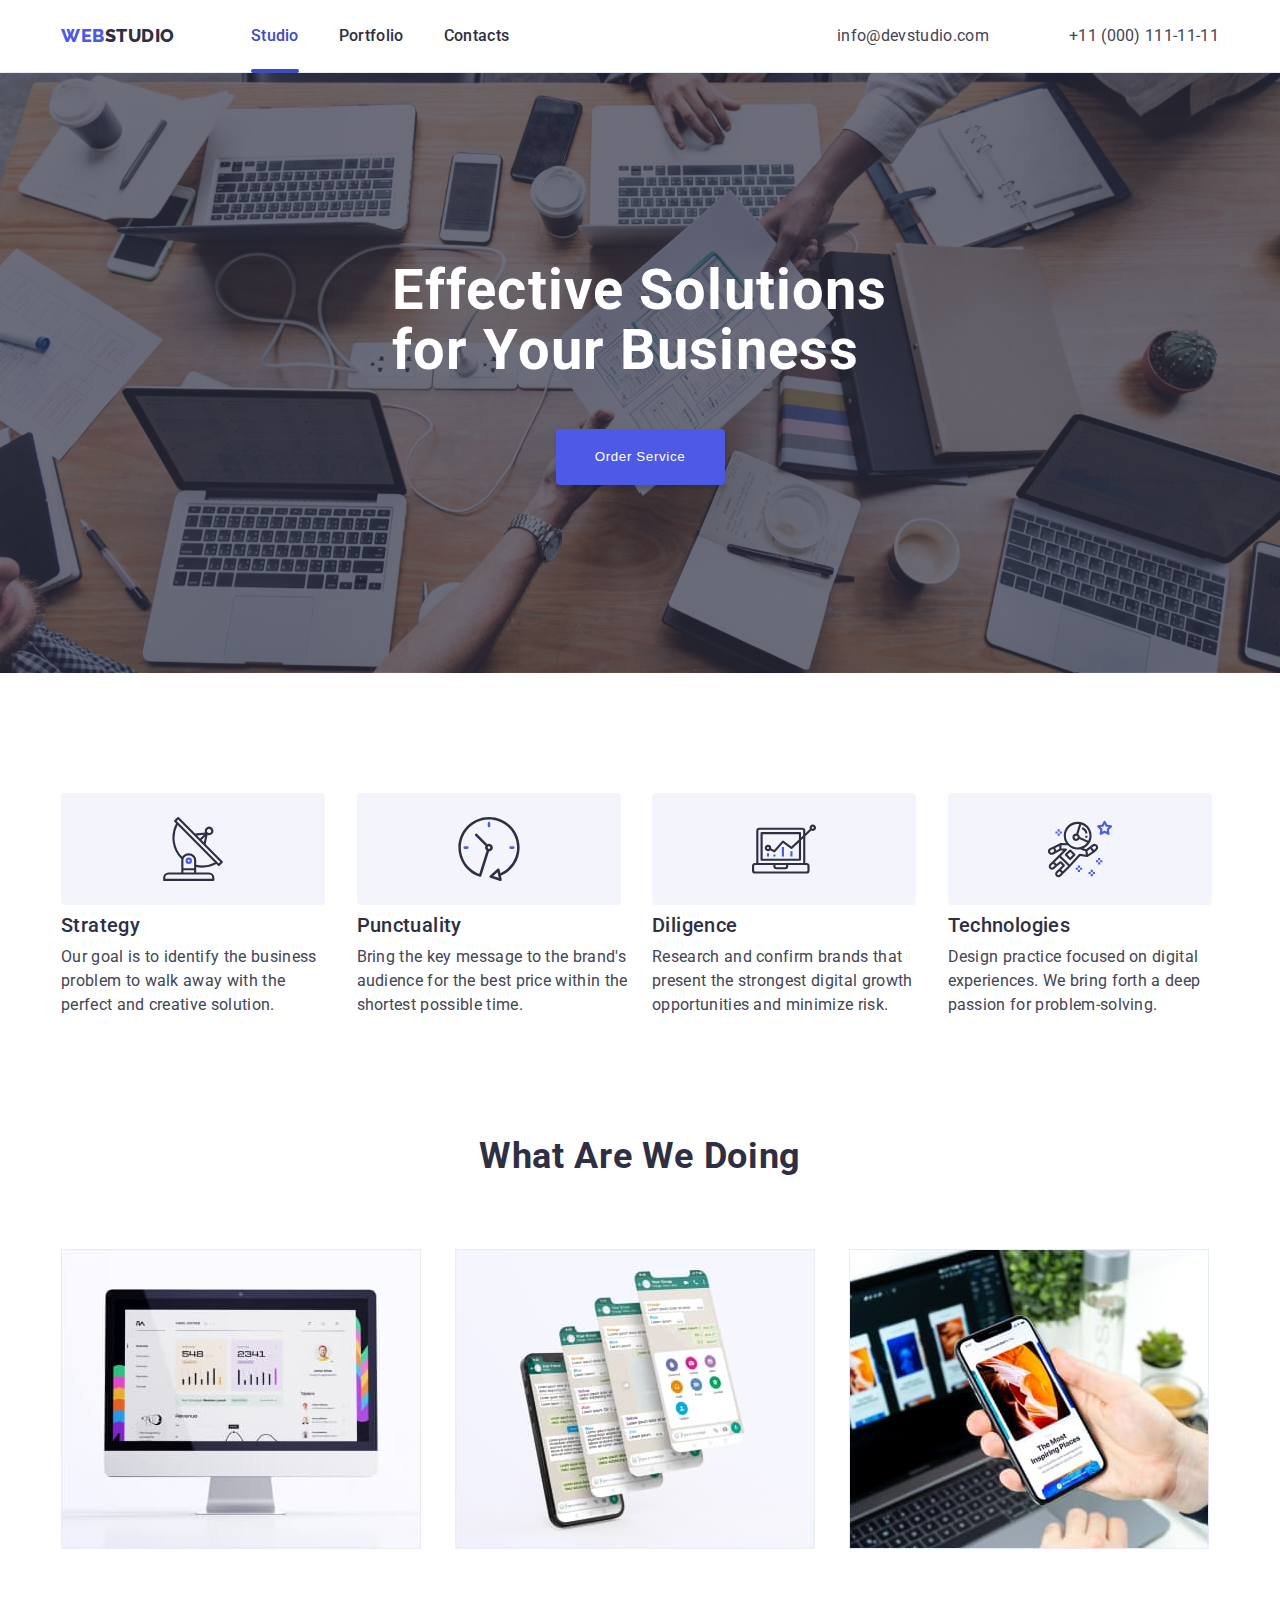
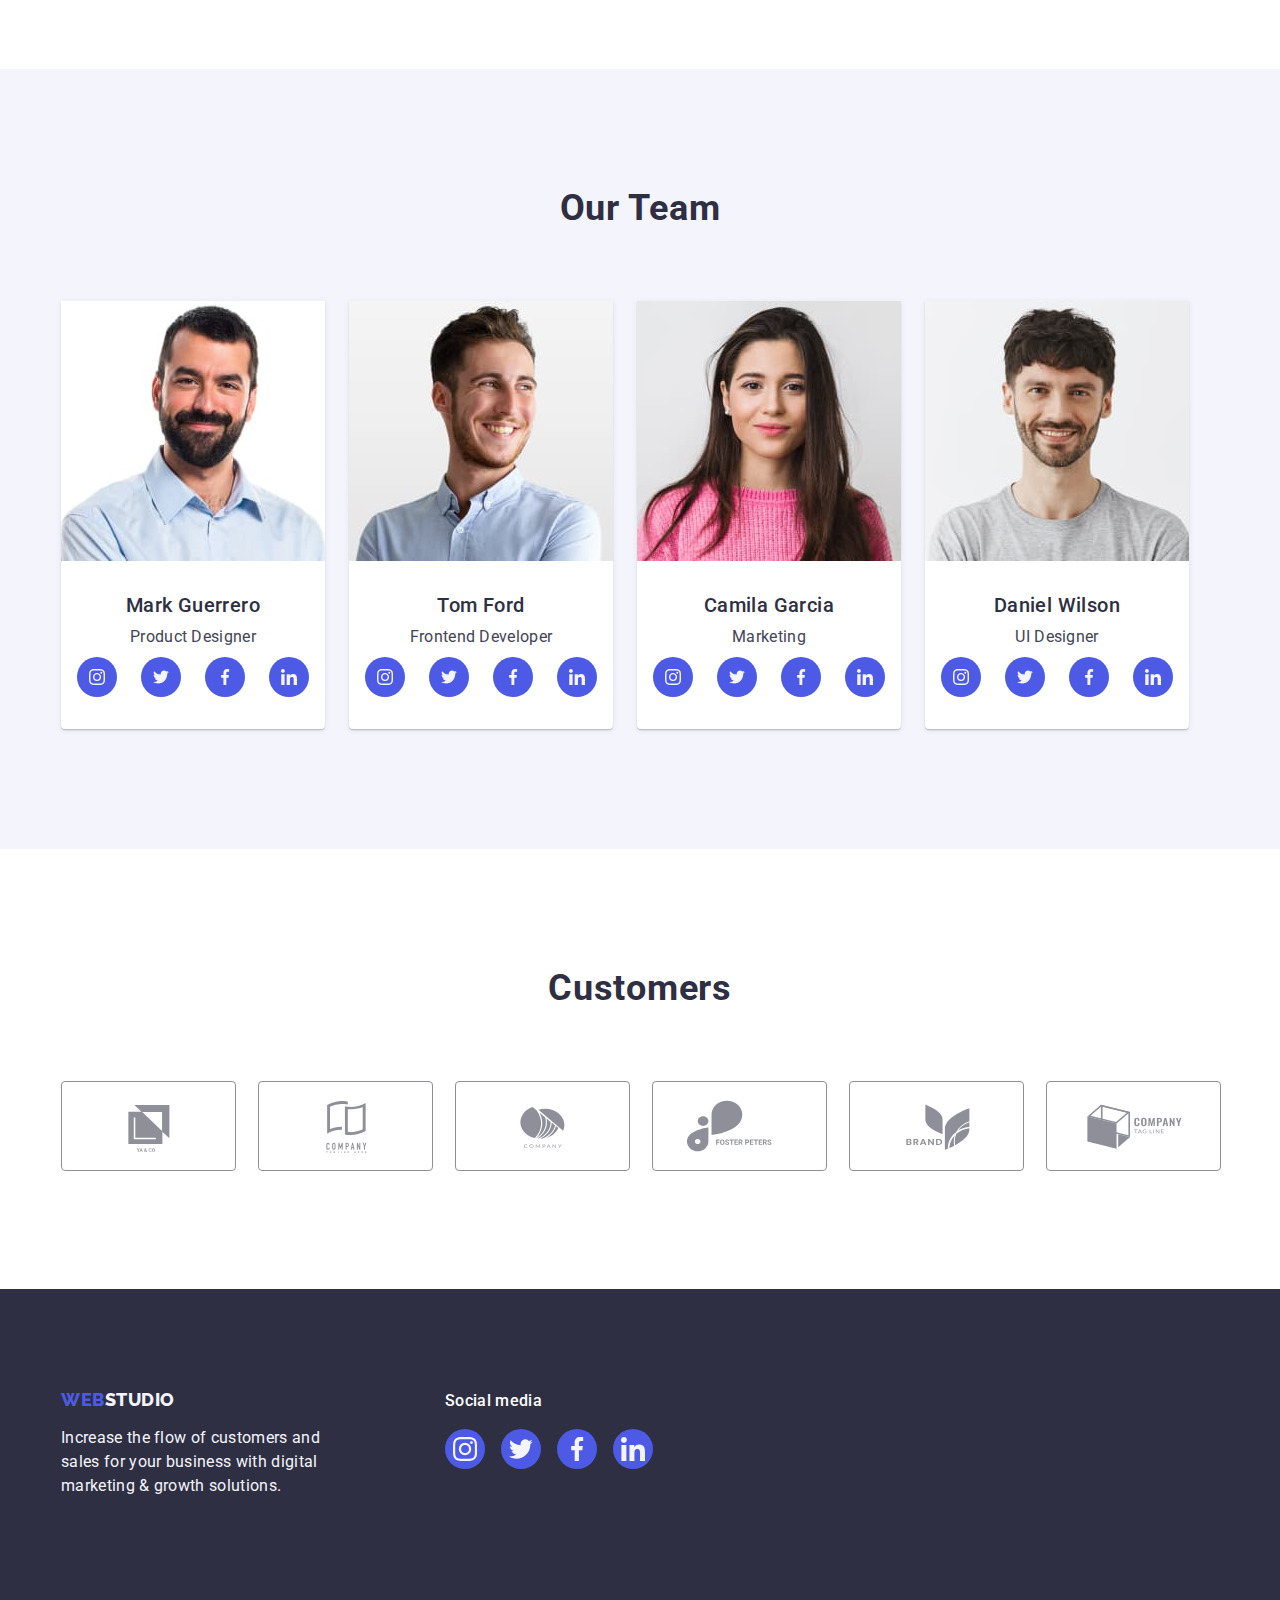
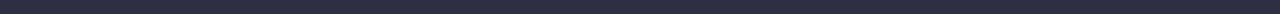
<file: index.html>
<!DOCTYPE html>
<html lang="en">
  <head>
    <meta charset="UTF-8" />
    <meta name="viewport" content="width=device-width, initial-scale=1.0" />
    <title>Студія</title>
    <link rel="preconnect" href="https://fonts.googleapis.com" />
    <link rel="preconnect" href="https://fonts.gstatic.com" crossorigin />
    <link
      href="https://fonts.googleapis.com/css2?family=Raleway:wght@800&family=Roboto:wght@400;500;700;900&display=swap"
      rel="stylesheet"
    />
    <link
      rel="stylesheet"
      href="https://cdnjs.cloudflare.com/ajax/libs/modern-normalize/2.0.0/modern-normalize.min.css"
      integrity="sha512-4xo8blKMVCiXpTaLzQSLSw3KFOVPWhm/TRtuPVc4WG6kUgjH6J03IBuG7JZPkcWMxJ5huwaBpOpnwYElP/m6wg=="
      crossorigin="anonymous"
      referrerpolicy="no-referrer"
    />
    <link rel="stylesheet" href="./css/style.css" />
  </head>
  <body>
    <header class="header">
      <div class="navigation container">
        <nav class="nav">
          <a href="./index.html" class="logo link"
            >Web<span class="span">Studio</span></a
          >
          <ul class="list nav-ul">
            <li>
              <a class="active link li-items" href="./index.html">Studio</a>
            </li>
            <li>
              <a class="link li-items" href="./portfolio.html">Portfolio</a>
            </li>
            <li>
              <a class="link li-items" href="">Contacts</a>
            </li>
          </ul>
        </nav>
        <address class="address">
          <ul class="list address-ul">
            <li>
              <a class="link address-link" href="mailto:info@devstudio.com"
                >info@devstudio.com</a
              >
            </li>
            <li>
              <a class="link address-link" href="tel:+110001111111"
                >+11 (000) 111-11-11</a
              >
            </li>
          </ul>
        </address>
      </div>
    </header>

    <main>
      <section class="solutions">
        <div class="container">
          <h1 class="solutions-title">Effective Solutions for Your Business</h1>
          <button data-modal-open type="button" class="button-order">
            Order Service
          </button>
        </div>
      </section>

      <section class="items section">
        <div class="container">
          <h2 class="visually-hidden">Items</h2>
          <ul class="list items-ul">
            <li class="items-section-list">
              <div class="icons-svg">
                <svg class="icon" width="64" height="64">
                  <use href="./images/icons.svg#icon-antenna"></use>
                </svg>
              </div>
              <h3 class="li-title">Strategy</h3>
              <p class="li-par">
                Our goal is to identify the business problem to walk away with
                the perfect and creative solution.
              </p>
            </li>
            <li class="items-section-list">
              <div class="icons-svg">
                <svg class="icon" width="64" height="64">
                  <use href="./images/icons.svg#icon-clock"></use>
                </svg>
              </div>
              <h3 class="li-title">Punctuality</h3>
              <p class="li-par">
                Bring the key message to the brand's audience for the best price
                within the shortest possible time.
              </p>
            </li>
            <li class="items-section-list">
              <div class="icons-svg">
                <svg class="icon" width="64" height="64">
                  <use href="./images/icons.svg#icon-diagram"></use>
                </svg>
              </div>
              <h3 class="li-title">Diligence</h3>
              <p class="li-par">
                Research and confirm brands that present the strongest digital
                growth opportunities and minimize risk.
              </p>
            </li>
            <li class="items-section-list">
              <div class="icons-svg">
                <svg class="icon" width="64" height="64">
                  <use href="./images/icons.svg#icon-astronaut"></use>
                </svg>
              </div>
              <h3 class="li-title">Technologies</h3>
              <p class="li-par">
                Design practice focused on digital experiences. We bring forth a
                deep passion for problem-solving.
              </p>
            </li>
          </ul>
        </div>
      </section>

      <section class="doing section">
        <div class="container">
          <h2 class="title">What are we doing</h2>
          <ul class="list doing-ul">
            <li class="doing-li">
              <img
                src="./images/websites.jpg"
                width="360"
                height="300"
                alt="websites"
              />
            </li>
            <li class="doing-li">
              <img
                src="./images/applictions.jpg"
                width="360"
                height="300"
                alt="applications"
              />
            </li>
            <li class="doing-li">
              <img
                src="./images/design.jpg"
                width="360"
                height="300"
                alt="design"
              />
            </li>
          </ul>
        </div>
      </section>

      <section class="team section">
        <div class="container">
          <h2 class="title">Our Team</h2>
          <ul class="list team-ul">
            <li class="team-items">
              <img
                src="./images/mark_guerrero.jpg"
                width="264"
                height="260"
                alt="Mark Guerrero"
              />
              <div class="card-text">
                <h3 class="li-title">Mark Guerrero</h3>
                <p class="li-par">Product Designer</p>

                <ul class="social-links list">
                  <li class="social-icons">
                    <a
                      href="https://www.instagram.com/"
                      target="_blank"
                      class="link card-link"
                    >
                      <svg class="svg-icons" width="16" height="16">
                        <use
                          class="use-team"
                          href="./images/icons.svg#icon-instagram"
                        ></use>
                      </svg>
                    </a>
                  </li>
                  <li class="social-icons">
                    <a
                      href="https://www.twitter.com/"
                      target="_blank"
                      class="link card-link"
                    >
                      <svg class="svg-icons" width="16" height="16">
                        <use
                          class="use-team"
                          href="./images/icons.svg#icon-twitter"
                        ></use>
                      </svg>
                    </a>
                  </li>
                  <li class="social-icons">
                    <a
                      href="https://www.facebook.com/"
                      target="_blank"
                      class="link card-link"
                    >
                      <svg class="svg-icons" width="16" height="16">
                        <use
                          class="use-team"
                          href="./images/icons.svg#icon-facebook"
                        ></use>
                      </svg>
                    </a>
                  </li>
                  <li class="social-icons">
                    <a
                      href="https://www.linkedin.com/"
                      target="_blank"
                      class="link card-link"
                    >
                      <svg class="svg-icons" width="16" height="16">
                        <use
                          class="use-team"
                          href="./images/icons.svg#icon-linkedin"
                        ></use>
                      </svg>
                    </a>
                  </li>
                </ul>
              </div>
            </li>

            <li class="team-items">
              <img
                src="./images/tom_ford.jpg"
                width="264"
                height="260"
                alt="Tom Ford"
              />
              <div class="card-text">
                <h3 class="li-title">Tom Ford</h3>
                <p class="li-par">Frontend Developer</p>
                <ul class="social-links list">
                  <li class="social-icons">
                    <a
                      href="https://www.instagram.com/"
                      target="_blank"
                      class="link card-link"
                    >
                      <svg class="svg-icons" width="16" height="16">
                        <use
                          class="use-team"
                          href="./images/icons.svg#icon-instagram"
                        ></use>
                      </svg>
                    </a>
                  </li>
                  <li class="social-icons">
                    <a
                      href="https://www.twitter.com/"
                      target="_blank"
                      class="link card-link"
                    >
                      <svg class="svg-icons" width="16" height="16">
                        <use
                          class="use-team"
                          href="./images/icons.svg#icon-twitter"
                        ></use>
                      </svg>
                    </a>
                  </li>
                  <li class="social-icons">
                    <a
                      href="https://www.facebook.com/"
                      target="_blank"
                      class="link card-link"
                    >
                      <svg class="svg-icons" width="16" height="16">
                        <use
                          class="use-team"
                          href="./images/icons.svg#icon-facebook"
                        ></use>
                      </svg>
                    </a>
                  </li>
                  <li class="social-icons">
                    <a
                      href="https://www.linkedin.com/"
                      target="_blank"
                      class="link card-link"
                    >
                      <svg class="svg-icons" width="16" height="16">
                        <use
                          class="use-team"
                          href="./images/icons.svg#icon-linkedin"
                        ></use>
                      </svg>
                    </a>
                  </li>
                </ul>
              </div>
            </li>

            <li class="team-items">
              <img
                src="./images/camila_garcia.jpg"
                width="264"
                height="260"
                alt="Camila Garcia"
              />
              <div class="card-text">
                <h3 class="li-title">Camila Garcia</h3>
                <p class="li-par">Marketing</p>
                <ul class="social-links list">
                  <li class="social-icons">
                    <a
                      href="https://www.instagram.com/"
                      target="_blank"
                      class="link card-link"
                    >
                      <svg class="svg-icons" width="16" height="16">
                        <use
                          class="use-team"
                          href="./images/icons.svg#icon-instagram"
                        ></use>
                      </svg>
                    </a>
                  </li>
                  <li class="social-icons">
                    <a
                      href="https://www.twitter.com/"
                      target="_blank"
                      class="link card-link"
                    >
                      <svg class="svg-icons" width="16" height="16">
                        <use
                          class="use-team"
                          href="./images/icons.svg#icon-twitter"
                        ></use>
                      </svg>
                    </a>
                  </li>
                  <li class="social-icons">
                    <a
                      href="https://www.facebook.com/"
                      target="_blank"
                      class="link card-link"
                    >
                      <svg class="svg-icons" width="16" height="16">
                        <use
                          class="use-team"
                          href="./images/icons.svg#icon-facebook"
                        ></use>
                      </svg>
                    </a>
                  </li>
                  <li class="social-icons">
                    <a
                      href="https://www.linkedin.com/"
                      target="_blank"
                      class="link card-link"
                    >
                      <svg class="svg-icons" width="16" height="16">
                        <use
                          class="use-team"
                          href="./images/icons.svg#icon-linkedin"
                        ></use>
                      </svg>
                    </a>
                  </li>
                </ul>
              </div>
            </li>

            <li class="team-items">
              <img
                src="./images/daniel_wilson.jpg"
                width="264"
                height="260"
                alt="Daniel Wilson"
              />
              <div class="card-text">
                <h3 class="li-title">Daniel Wilson</h3>
                <p class="li-par">UI Designer</p>
                <ul class="social-links list">
                  <li class="social-icons">
                    <a
                      href="https://www.instagram.com/"
                      target="_blank"
                      class="link card-link"
                    >
                      <svg class="svg-icons" width="16" height="16">
                        <use
                          class="use-team"
                          href="./images/icons.svg#icon-instagram"
                        ></use>
                      </svg>
                    </a>
                  </li>
                  <li class="social-icons">
                    <a
                      href="https://www.twitter.com/"
                      target="_blank"
                      class="link card-link"
                    >
                      <svg class="svg-icons" width="16" height="16">
                        <use
                          class="use-team"
                          href="./images/icons.svg#icon-twitter"
                        ></use>
                      </svg>
                    </a>
                  </li>
                  <li class="social-icons">
                    <a
                      href="https://www.facebook.com/"
                      target="_blank"
                      class="link card-link"
                    >
                      <svg class="svg-icons" width="16" height="16">
                        <use
                          class="use-team"
                          href="./images/icons.svg#icon-facebook"
                        ></use>
                      </svg>
                    </a>
                  </li>
                  <li class="social-icons">
                    <a
                      href="https://www.linkedin.com/"
                      target="_blank"
                      class="link card-link"
                    >
                      <svg class="svg-icons" width="16" height="16">
                        <use
                          class="use-team"
                          href="./images/icons.svg#icon-linkedin"
                        ></use>
                      </svg>
                    </a>
                  </li>
                </ul>
              </div>
            </li>
          </ul>
        </div>
      </section>

      <section class="customers">
        <div class="container">
          <h2 class="title">Customers</h2>
          <ul class="customers-list list">
            <li class="customers-list-item">
              <a class="customers-link-item" href="#">
                <svg class="customers-icons" width="104" height="56">
                  <use
                    class="use-customers"
                    href="./images/icons.svg#icon-logo"
                  ></use>
                </svg>
              </a>
            </li>
            <li class="customers-list-item">
              <a class="customers-link-item" href="#">
                <svg class="customers-icons" width="104" height="56">
                  <use
                    class="use-customers"
                    href="./images/icons.svg#icon-company-tagline"
                  ></use>
                </svg>
              </a>
            </li>
            <li class="customers-list-item">
              <a class="customers-link-item" href="#">
                <svg class="customers-icons" width="104" height="56">
                  <use
                    class="use-customers"
                    href="./images/icons.svg#icon-company"
                  ></use>
                </svg>
              </a>
            </li>
            <li class="customers-list-item">
              <a class="customers-link-item" href="#">
                <svg class="customers-icons" width="104" height="56">
                  <use
                    class="use-customers"
                    href="./images/icons.svg#icon-foster"
                  ></use>
                </svg>
              </a>
            </li>
            <li class="customers-list-item">
              <a class="customers-link-item" href="#">
                <svg class="customers-icons" width="104" height="56">
                  <use
                    class="use-customers"
                    href="./images/icons.svg#icon-brand"
                  ></use>
                </svg>
              </a>
            </li>
            <li class="customers-list-item">
              <a class="customers-link-item" href="#">
                <svg class="customers-icons" width="104" height="56">
                  <use
                    class="use-customers"
                    href="./images/icons.svg#icon-tagline"
                  ></use>
                </svg>
              </a>
            </li>
          </ul>
        </div>
      </section>
    </main>
    <footer class="footer">
      <div class="container footer-container">
        <div class="logo-container">
          <a href="./index.html" class="logo link footer-link"
            >Web<span class="footer-span">Studio</span></a
          >
          <p class="footer-text">
            Increase the flow of customers and sales for your business with
            digital marketing & growth solutions.
          </p>
        </div>
        <div class="footer-social">
          <p class="footer-text-social">Social media</p>
          <ul class="footer-social-list list">
            <li class="footer-social-icons">
              <a
                class="social-icons-link link"
                href="https://www.instagram.com/"
                target="_blank"
              >
                <svg class="svg-social-icons" width="24" height="24">
                  <use
                    class="use-footer"
                    href="./images/icons.svg#icon-instagram"
                  ></use>
                </svg>
              </a>
            </li>
            <li class="footer-social-icons">
              <a
                class="social-icons-link link"
                href="https://www.twitter.com/"
                target="_blank"
              >
                <svg class="svg-social-icons" width="24" height="24">
                  <use
                    class="use-footer"
                    href="./images/icons.svg#icon-twitter"
                  ></use>
                </svg>
              </a>
            </li>
            <li class="footer-social-icons">
              <a
                class="social-icons-link link"
                href="https://www.facebook.com/"
                target="_blank"
              >
                <svg class="svg-social-icons" width="24" height="24">
                  <use
                    class="use-footer"
                    href="./images/icons.svg#icon-facebook"
                  ></use>
                </svg>
              </a>
            </li>
            <li class="footer-social-icons">
              <a
                class="social-icons-link link"
                href="https://www.linkedin.com/"
                target="_blank"
              >
                <svg class="svg-social-icons" width="24" height="24">
                  <use
                    class="use-footer"
                    href="./images/icons.svg#icon-linkedin"
                  ></use>
                </svg>
              </a>
            </li>
          </ul>
        </div>
      </div>
    </footer>

    <div class="backdrop is-hidden" data-modal>
      <div class="modal">
        <button data-modal-close type="button" class="modal-button">
          <svg class="svg-on-button" width="8" height="8">
            <use class="use-button" href="./images/icons.svg#icon-close"></use>
          </svg>
        </button>
      </div>
    </div>

    <script src="./js/modal.js"></script>
  </body>
</html>
</file>
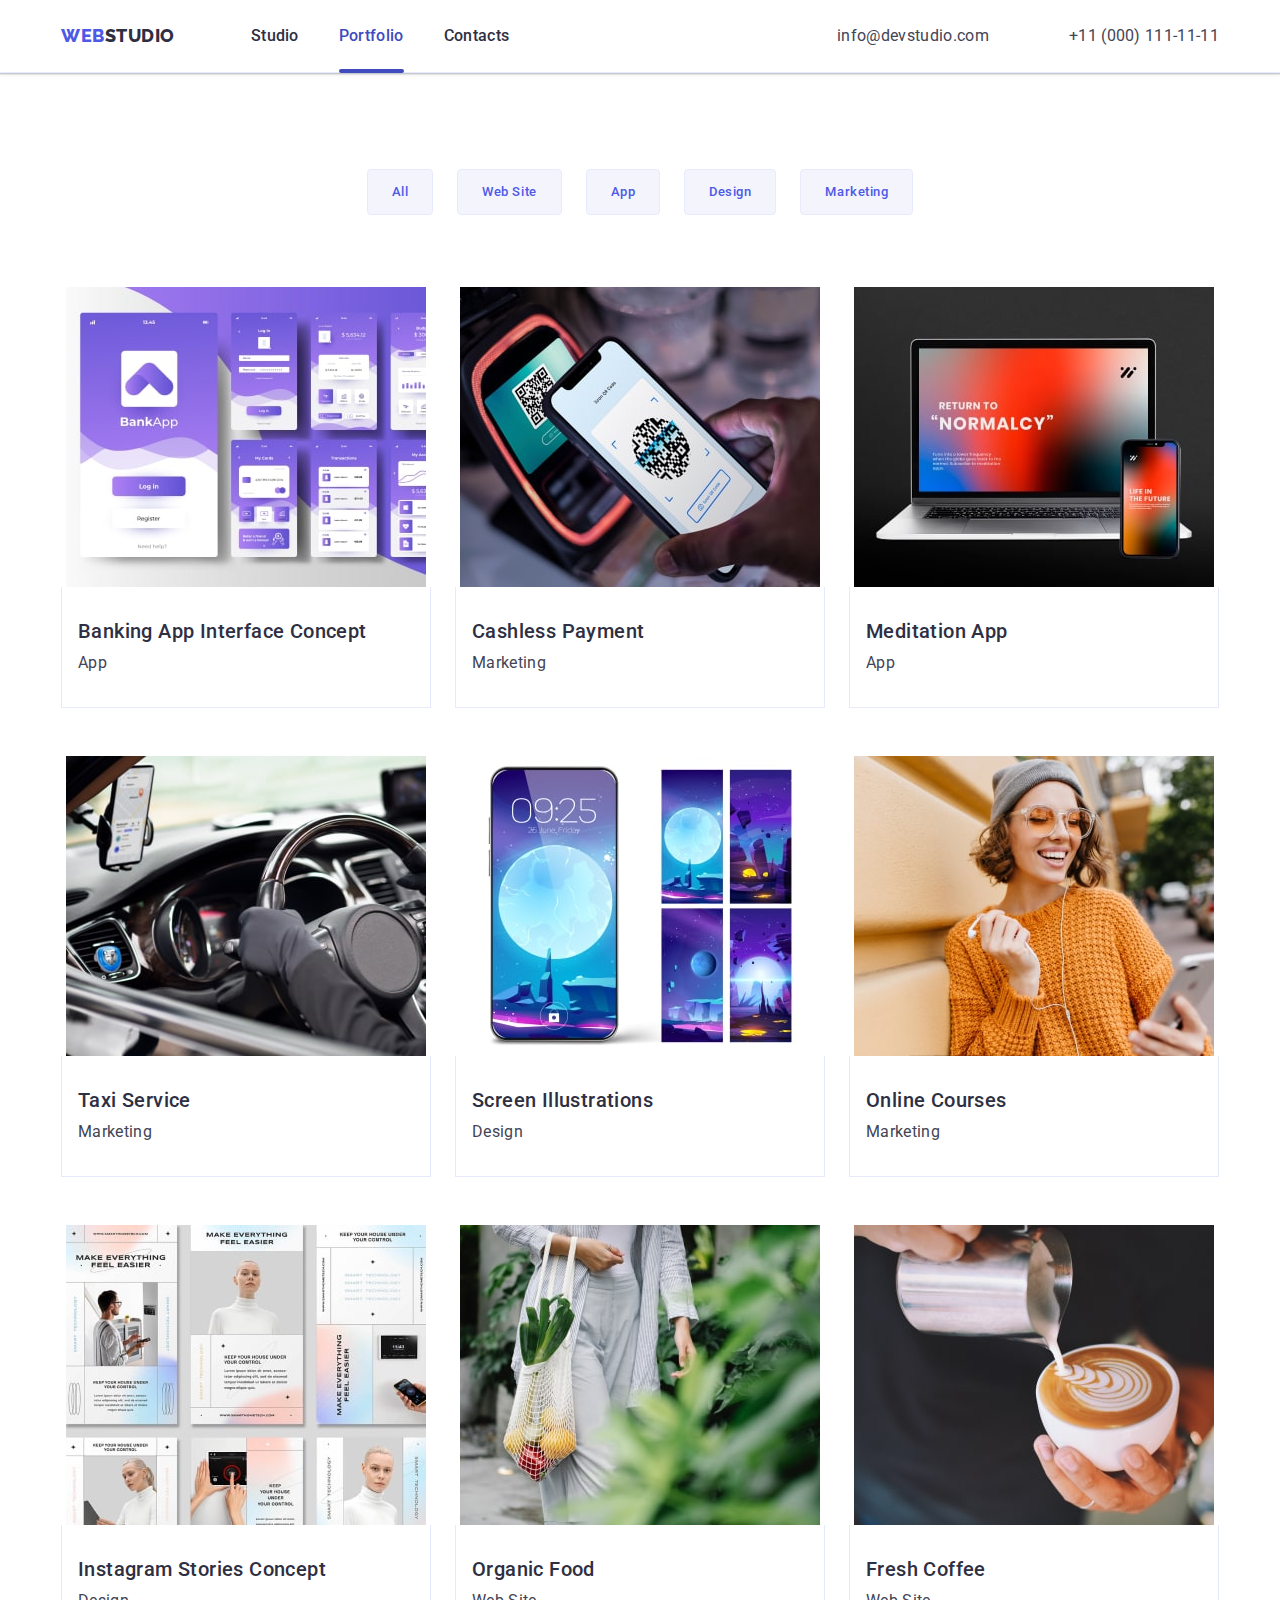
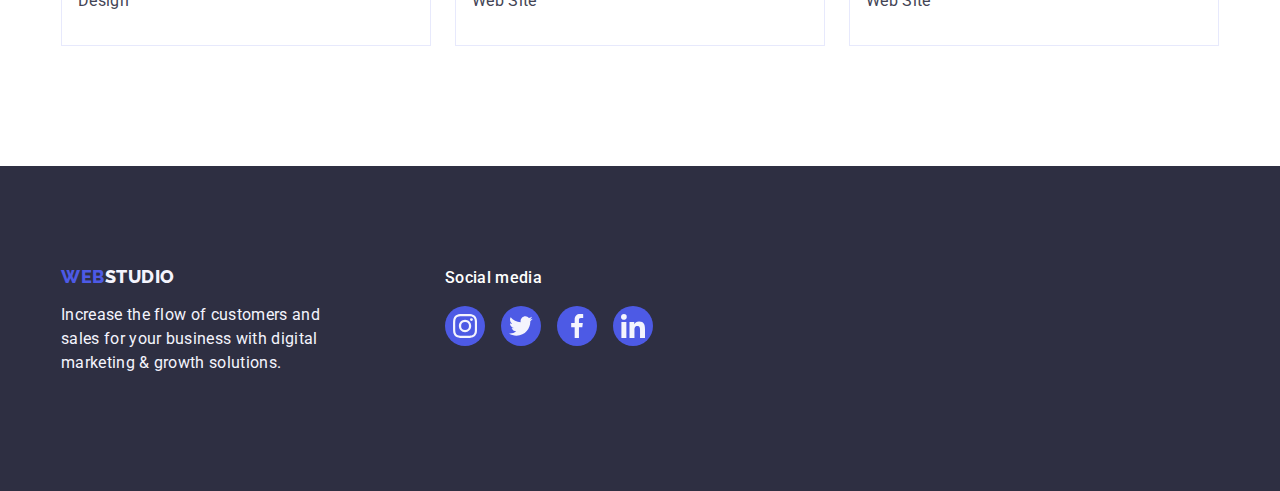
<file: portfolio.html>
<!DOCTYPE html>
<html lang="en">
  <head>
    <meta charset="UTF-8" />
    <meta name="viewport" content="width=device-width, initial-scale=1.0" />
    <title>Portfolio</title>
    <link rel="preconnect" href="https://fonts.googleapis.com" />
    <link rel="preconnect" href="https://fonts.gstatic.com" crossorigin />
    <link
      href="https://fonts.googleapis.com/css2?family=Raleway:wght@800&family=Roboto:wght@400;500;700;900&display=swap"
      rel="stylesheet"
    />
    <link
      rel="stylesheet"
      href="https://cdnjs.cloudflare.com/ajax/libs/modern-normalize/2.0.0/modern-normalize.min.css"
      integrity="sha512-4xo8blKMVCiXpTaLzQSLSw3KFOVPWhm/TRtuPVc4WG6kUgjH6J03IBuG7JZPkcWMxJ5huwaBpOpnwYElP/m6wg=="
      crossorigin="anonymous"
      referrerpolicy="no-referrer"
    />
    <link rel="stylesheet" href="./css/style.css" />
  </head>
  <body>
    <header class="header">
      <div class="navigation container">
        <nav class="nav">
          <a href="./index.html" class="logo link"
            >Web<span class="span">Studio</span></a
          >
          <ul class="list nav-ul">
            <li>
              <a class="link li-items" href="./index.html">Studio</a>
            </li>
            <li>
              <a class="link li-items active" href="./portfolio.html"
                >Portfolio</a
              >
            </li>
            <li>
              <a class="link li-items" href="">Contacts</a>
            </li>
          </ul>
        </nav>
        <address class="address">
          <ul class="list address-ul">
            <li>
              <a class="link address-link" href="mailto:info@devstudio.com"
                >info@devstudio.com</a
              >
            </li>
            <li>
              <a class="link address-link" href="tel:+110001111111"
                >+11 (000) 111-11-11</a
              >
            </li>
          </ul>
        </address>
      </div>
    </header>

    <main>
      <section class="products">
        <div class="container">
          <h1 class="visually-hidden">Products</h1>
          <ul class="list button-ul">
            <li class="button-ul-list">
              <button class="button-filter" type="button">All</button>
            </li>
            <li class="button-ul-list">
              <button class="button-filter" type="button">Web Site</button>
            </li>
            <li class="button-ul-list">
              <button class="button-filter" type="button">App</button>
            </li>
            <li class="button-ul-list">
              <button class="button-filter" type="button">Design</button>
            </li>
            <li class="button-ul-list">
              <button class="button-filter" type="button">Marketing</button>
            </li>
          </ul>

          <ul class="list products-cards">
            <li class="cards-item">
              <a class="link cards-item-link" href="#">
                <div class="box">
                  <img
                    src="./images/banking_app.jpg"
                    alt="Banking App"
                    width="360"
                    height="300"
                  />
                  <p class="overlay-p">
                    14 Stylish and User-Friendly App Design Concepts · Task
                    Manager App · Calorie Tracker App · Exotic Fruit Ecommerce
                    App · Cloud Storage App
                  </p>
                </div>
                <div class="card-text frame">
                  <h2 class="li-title">Banking App Interface Concept</h2>
                  <p class="li-par">App</p>
                </div>
              </a>
            </li>

            <li class="cards-item">
              <a class="link cards-item-link" href="#">
                <div class="box">
                  <img
                    src="./images/cashless_payment.jpg"
                    alt="Cashless Payment"
                    width="360"
                    height="300"
                  />
                  <p class="overlay-p">
                    14 Stylish and User-Friendly App Design Concepts · Task
                    Manager App · Calorie Tracker App · Exotic Fruit Ecommerce
                    App · Cloud Storage App
                  </p>
                </div>
                <div class="card-text frame">
                  <h2 class="li-title">Cashless Payment</h2>
                  <p class="li-par">Marketing</p>
                </div>
              </a>
            </li>

            <li class="cards-item">
              <a class="link cards-item-link" href="#">
                <div class="box">
                  <img
                    src="./images/meditation_app.jpg"
                    alt="Meditation App"
                    width="360"
                    height="300"
                  />
                  <p class="overlay-p">
                    14 Stylish and User-Friendly App Design Concepts · Task
                    Manager App · Calorie Tracker App · Exotic Fruit Ecommerce
                    App · Cloud Storage App
                  </p>
                </div>
                <div class="card-text frame">
                  <h2 class="li-title">Meditation App</h2>
                  <p class="li-par">App</p>
                </div>
              </a>
            </li>

            <li class="cards-item">
              <a class="link cards-item-link" href="#">
                <div class="box">
                  <img
                    src="./images/taxi_service.jpg"
                    alt="Taxi Service"
                    width="360"
                    height="300"
                  />
                  <p class="overlay-p">
                    14 Stylish and User-Friendly App Design Concepts · Task
                    Manager App · Calorie Tracker App · Exotic Fruit Ecommerce
                    App · Cloud Storage App
                  </p>
                </div>
                <div class="card-text frame">
                  <h2 class="li-title">Taxi Service</h2>
                  <p class="li-par">Marketing</p>
                </div>
              </a>
            </li>

            <li class="cards-item">
              <a class="link cards-item-link" href="#">
                <div class="box">
                  <img
                    src="./images/screen_illustrations.jpg"
                    alt="Screen Illustrations"
                    width="360"
                    height="300"
                  />
                  <p class="overlay-p">
                    14 Stylish and User-Friendly App Design Concepts · Task
                    Manager App · Calorie Tracker App · Exotic Fruit Ecommerce
                    App · Cloud Storage App
                  </p>
                </div>
                <div class="card-text frame">
                  <h2 class="li-title">Screen Illustrations</h2>
                  <p class="li-par">Design</p>
                </div>
              </a>
            </li>

            <li class="cards-item">
              <a class="link cards-item-link" href="#">
                <div class="box">
                  <img
                    src="./images/online_courses.jpg"
                    alt="Online Courses"
                    width="360"
                    height="300"
                  />
                  <p class="overlay-p">
                    14 Stylish and User-Friendly App Design Concepts · Task
                    Manager App · Calorie Tracker App · Exotic Fruit Ecommerce
                    App · Cloud Storage App
                  </p>
                </div>
                <div class="card-text frame">
                  <h2 class="li-title">Online Courses</h2>
                  <p class="li-par">Marketing</p>
                </div>
              </a>
            </li>

            <li class="cards-item">
              <a class="link cards-item-link" href="#">
                <div class="box">
                  <img
                    src="./images/instagram_stories_concept.jpg"
                    alt="Instagram Stories Concept"
                    width="360"
                    height="300"
                  />
                  <p class="overlay-p">
                    14 Stylish and User-Friendly App Design Concepts · Task
                    Manager App · Calorie Tracker App · Exotic Fruit Ecommerce
                    App · Cloud Storage App
                  </p>
                </div>
                <div class="card-text frame">
                  <h2 class="li-title">Instagram Stories Concept</h2>
                  <p class="li-par">Design</p>
                </div>
              </a>
            </li>

            <li class="cards-item">
              <a class="link cards-item-link" href="#">
                <div class="box">
                  <img
                    src="./images/organic_food.jpg"
                    alt="Organic Food"
                    width="360"
                    height="300"
                  />

                  <p class="overlay-p">
                    14 Stylish and User-Friendly App Design Concepts · Task
                    Manager App · Calorie Tracker App · Exotic Fruit Ecommerce
                    App · Cloud Storage App
                  </p>
                </div>
                <div class="card-text frame">
                  <h2 class="li-title">Organic Food</h2>
                  <p class="li-par">Web Site</p>
                </div>
              </a>
            </li>

            <li class="cards-item">
              <a class="link cards-item-link" href="#">
                <div class="box">
                  <img
                    src="./images/fresh_coffee.jpg"
                    alt="Fresh Coffee"
                    width="360"
                    height="300"
                  />

                  <p class="overlay-p">
                    14 Stylish and User-Friendly App Design Concepts · Task
                    Manager App · Calorie Tracker App · Exotic Fruit Ecommerce
                    App · Cloud Storage App
                  </p>
                </div>
                <div class="card-text frame">
                  <h2 class="li-title">Fresh Coffee</h2>
                  <p class="li-par">Web Site</p>
                </div>
              </a>
            </li>
          </ul>
        </div>
      </section>
    </main>

    <footer class="footer">
      <div class="container footer-container">
        <div class="logo-container">
          <a href="./index.html" class="logo link footer-link"
            >Web<span class="footer-span">Studio</span></a
          >
          <p class="footer-text">
            Increase the flow of customers and sales for your business with
            digital marketing & growth solutions.
          </p>
        </div>
        <div class="footer-social">
          <p class="footer-text-social">Social media</p>
          <ul class="footer-social-list list">
            <li class="footer-social-icons">
              <a
                class="social-icons-link link"
                href="https://www.instagram.com/"
                target="_blank"
              >
                <svg class="svg-social-icons" width="24" height="24">
                  <use
                    class="use-footer"
                    href="./images/icons.svg#icon-instagram"
                  ></use>
                </svg>
              </a>
            </li>
            <li class="footer-social-icons">
              <a
                class="social-icons-link link"
                href="https://www.twitter.com/"
                target="_blank"
              >
                <svg class="svg-social-icons" width="24" height="24">
                  <use
                    class="use-footer"
                    href="./images/icons.svg#icon-twitter"
                  ></use>
                </svg>
              </a>
            </li>
            <li class="footer-social-icons">
              <a
                class="social-icons-link link"
                href="https://www.facebook.com/"
                target="_blank"
              >
                <svg class="svg-social-icons" width="24" height="24">
                  <use
                    class="use-footer"
                    href="./images/icons.svg#icon-facebook"
                  ></use>
                </svg>
              </a>
            </li>
            <li class="footer-social-icons">
              <a
                class="social-icons-link link"
                href="https://www.linkedin.com/"
                target="_blank"
              >
                <svg class="svg-social-icons" width="24" height="24">
                  <use
                    class="use-footer"
                    href="./images/icons.svg#icon-linkedin"
                  ></use>
                </svg>
              </a>
            </li>
          </ul>
        </div>
      </div>
    </footer>
  </body>
</html>
</file>
<file: css/style.css>
/* -------СКИДАННЯ СТИЛІВ--------- */
body,
h1,
h2,
h3,
h4,
p,
ul[class],
ol[class],
li,
figure,
figcaption,
blockquote,
dl,
dd {
  margin: 0;
}

ul[class],
ol[class] {
    padding: 0;
}


ul[class],
ol[class] {
    list-style: none;
}

a:not([class]) {
    text-decoration-skip-ink: auto;
}

img {
    display: block;
}

/* ----------------------------------------- */

:root {
    --btn-and-logo: #4D5AE5;
    --hover-focus-color: #404BBF;
    --bg-color: #FFFFFF;
    --bg-color-team-footer: #F4F4FD;
    --titles-color: #2E2F42;
    --main-color: #434455;
    --btn-border-color: #E7E9FC;
    --background-two: rgba(46, 47, 66, 0.70);
    --backdrop-shadow: rgba(46, 47, 66, 0.4);
    --modal-shadow: #FCFCFC;
    --green-hover: #31D0AA;
    --customers: #8e8f99;
}

body {
    font-family: "Roboto", sans-serif;
    color: var(--main-color);
    background-color: var(--bg-color);
}

.section {
    padding: 120px 0 120px;
}

.container {
    width: 1158px;
    padding: 0 15px;
    margin: 0 auto;
    justify-content: space-between;
    align-items: center;
}


/* -------HEADER----- */

.header {
    border-bottom: 1px solid var(--btn-border-color);
    box-shadow: 0px 2px 1px rgba(46, 47, 66, 0.08),
        0px 1px 1px rgba(46, 47, 66, 0.16),
        0px 1px 6px rgba(46, 47, 66, 0.08);
}

.navigation {
    display: flex;
    justify-content: space-between;
}

.nav {
    display: flex;
    align-items: center;
}

.logo {
    line-height: 1.17;
    font-family: Raleway, sans-serif;
    font-size: 18px;
    font-weight: 800;
    letter-spacing: 0.54px;
    text-transform: uppercase;
    color: var(--btn-and-logo);
    margin-right: 76px;
}

.link {
    text-decoration: none;
    display: block;
    transition: color 250ms cubic-bezier(0.4, 0, 0.2, 1);
    transition: box-shadow 250ms cubic-bezier(0.4, 0, 0.2, 1);
}

.link:hover,
.link:focus {
    color: var(--hover-focus-color);
}

.span {
    color: var(--titles-color);
    transition: color 250ms cubic-bezier(0.4, 0, 0.2, 1);
}

.span:hover,
.span:focus {
    color: var(--hover-focus-color)
}

.list {
    list-style: none;
    text-decoration: none;
    font-style: normal;
    display: flex;
}

.list:hover,
.list:focus {
    color: var(--hover-focus-color);
}

.nav-ul {
    gap: 40px;
}


.li-items {
    font-weight: 500;
    font-size: 16px;
    line-height: 1.5;
    letter-spacing: 0.02em;
    padding: 24px 0;
    color: var(--titles-color);
    transition: color 250ms cubic-bezier(0.4, 0, 0.2, 1);
}

.active {
    position: relative;
    color: #404BBF;
    /* color: var(--hover-focus-color); */
}

.active::after {
    content: "";
    position: absolute;
    bottom: -1px;
    left: 0;
    width: 100%;
    height: 4px;
    border-radius: 2px;
    background-color: var(--hover-focus-color);
}

.address {
    font-style: normal;
}

.address-ul {
    gap: 40px;
}

.address-link {
    color: var(--main-color);
    font-size: 16px;
    line-height: 1.5;
    letter-spacing: 0.02em;
    margin-left: 40px;
    transition: color 250ms cubic-bezier(0.4, 0, 0.2, 1);
}

/* -----------SOLUTIONS------------- */

.solutions {
    display: flex;
    background-color: var(--titles-color);
    max-width: 1440px;
    padding: 188px 0 188px;
    background-image: linear-gradient(to bottom, var(--background-two), var(--background-two)), url(../images/people-office.jpg);
    background-repeat: no-repeat;
    background-position: center;
    background-size: cover;
    margin: 0 auto;
}

.solutions-title {
    color: var(--bg-color);
    font-size: 56px;
    letter-spacing: 0.02em;
    line-height: 1.07;
    max-width: 496px;
    margin: 0 auto;
}

.li-title {
    font-size: 20px;
    font-weight: 500;
    letter-spacing: 0.02em;
    line-height: 1.2;
    color: var(--titles-color);
    margin-bottom: 8px;
}

.li-par {
    color: var(--main-color);
    font-size: 16px;
    line-height: 1.5;
    letter-spacing: 0.32px;
    font-weight: 400;
}

.button-order {
    display: block;
    color: var(--bg-color);
    font-weight: 500;
    letter-spacing: 0.64px;
    line-height: 1.5;
    background-color: var(--btn-and-logo);
    margin: 48px auto 0;
    padding: 16px 32px;
    min-width: 169px;
    height: 56px;
    border-radius: 4px;
    border: none;
    box-shadow: 0px 4px 4px 0px rgba(0, 0, 0, 0.15);
    cursor: pointer;
    transition: background-color 250ms cubic-bezier(0.4, 0, 0.2, 1);
}

.button-order:hover {
    background-color: var(--hover-focus-color);
}

.button-order:focus {
    background-color: var(--hover-focus-color);
}

.backdrop {
    position: fixed;
    top: 0;
    left: 0;
    width: 100%;
    height: 100%;
    background-color: var(--backdrop-shadow);
    transition: opacity 250ms cubic-bezier(0.4, 0, 0.2, 1), visibility 250ms cubic-bezier(0.4, 0, 0.2, 1);
}

.modal {
    position: absolute;
    top: 50%;
    left: 50%;
    transform: translate(-50%, -50%) scale(1);
    justify-content: flex-end;
    background-color: var(--modal-shadow);
    border-radius: 4px;
    width: 408px;
    min-height: 584px;
    box-shadow: 0px 1px 1px rgba(0, 0, 0, 0.14), 0px 1px 3px rgba(0, 0, 0, 0.12), 0px 2px 1px rgba(0, 0, 0, 0.2);
    transition: transform 250ms cubic-bezier(0.4, 0, 0.2, 1);
    /* animation: animatemodal 0.5s; */
}

.is-hidden {
    display: none;
    opacity: 0;
    visibility: hidden;
    pointer-events: none;

}

.modal-button {
    position: absolute;
    top: 24px;
    right: 24px;
    width: 24px;
    height: 24px;
    border-radius: 50%;
    display: flex;
    align-items: center;
    justify-content: center;
    background-color: #e7e9fc;
    border: 1px solid rgba(0, 0, 0, 0.1);
    padding: 0;
    cursor: pointer;
    transition: background-color 250ms cubic-bezier(0.4, 0, 0.2, 1),
    border 250ms cubic-bezier(0.4, 0, 0.2, 1);
}

.modal-button:hover,
.modal-button:focus {
    background-color: #404bbf;
    border: none;
}

.svg-on-button {
    width: 8px;
    height: 8px;
    transition: fill 250ms cubic-bezier(0.4, 0, 0.2, 1);
}

.modal-button:hover .svg-on-button,
.modal-button:focus .svg-on-button {
    fill: #ffffff;
}



/* -----ITEMS--------- */

.items {
    padding: 120px 0 120px;
}

.items-ul {
    display: flex;
}

.items-section-list {
    width: calc((100% - 72px) / 4);
}

.items-ul>li:not(:last-child) {
    margin-right: 24px;
}

.visually-hidden {
    position: absolute;
    width: 1px;
    height: 1px;
    margin: -1px;
    border: 0;
    padding: 0;
    white-space: nowrap;
    clip-path: inset(100%);
    clip: rect(0 0 0 0);
    overflow: hidden;
}

.icons-svg {
    display: flex;
    width: 264px;
    height: 112px;
    flex-shrink: 0;
    background-color: #F4F4FD;
    border-radius: 4px;
    justify-content: center;
    align-items: center;
    margin-bottom: 8px;
}


/* ------DOING------- */

.doing {
    padding: 0 0 120px;
}

.title {
    color: var(--titles-color);
    font-size:36px;
    font-weight:700;
    line-height:1.11;
    letter-spacing:0.72px;
    text-transform:capitalize;
    text-align:center;
    margin-bottom:72px;
}

.doing-li {
    width: calc((100% - 48px) / 3);
}

.doing-ul>li:not(:last-child) {
    margin-right:24px;
}


/* --------TEAM--------- */

.team {
    background-color: var(--bg-color-team-footer);
    padding-bottom: 120px;
}

.team-items {
    background-color: var(--bg-color);
    text-align: center;
    border-radius: 0px 0px 4px 4px;
    box-shadow: 0px 2px 1px 0px rgba(46, 47, 66, 0.08), 0px 1px 1px 0px rgba(46, 47, 66, 0.16), 0px 1px 6px 0px rgba(46, 47, 66, 0.08);
}

.team-ul>li:not(:last-child) {
    margin-right:24px;
}

.li-par+.list {
    margin-top:8px;
}

.card-text {
    padding: 32px 0;
}

.social-links {
    justify-content: center;
    gap: 24px;
}

.social-icons {
    transition: background-color 250ms cubic-bezier(0.4, 0, 0.2, 1);
}

.card-link {
    display: flex;
    background-color: var(--btn-and-logo);
    border-radius: 50%;
    align-items: center;
    justify-content: center;
    width: 40px;
    height: 40px;
    transition: background-color 250ms cubic-bezier(0.4, 0, 0.2, 1);

}

.card-link:hover,
.card-link:focus {
    background-color: var(--hover-focus-color);
}

.svg-icons {
    fill: var(--bg-color-team-footer);
}

/* ---------CUSTOMERS-------- */
.customers {
    padding-bottom: 120px;
    padding-top: 120px;
}

.customers-list {
    gap: 24px;
}

.customers-list-item {
    width: calc((100% - 120px) / 6);
    height: 88px;
}

.customers-link-item {
    display: flex;
    width: 100%;
    height: 100%;
    align-items: center;
    justify-content: center;
    color: var(--customers);
    border: 1px solid #8e8f99;
    border-radius: 4px;
    transition: border-color 250ms cubic-bezier(0.4, 0, 0.2, 1), color 250ms cubic-bezier(0.4, 0, 0.2, 1);
}

.customers-link-item:hover,
.customers-link-item:focus {
    color: var(--hover-focus-color);
    border-color: var(--hover-focus-color);
}

.customers-icons {
    fill: currentColor;
}



/* -------FOOTER-------- */

.footer {
    display: flex;
    background-color: var(--titles-color);
    color: var(--bg-color-team-footer);
    padding: 100px 0;
}

.footer-container {
    display: flex;
    justify-content: flex-start;
    align-items: baseline;
}

.logo-container {
    margin-right:120px;
}

.footer-link {
    margin-bottom:16px;
}

.footer-span {
    color: var(--bg-color-team-footer);
}

.footer-text {
    line-height: 1.5;
    letter-spacing: 0.02em;
    width: 264px;
    margin-bottom: 16px;
}

.footer-text-social {
    font-weight: 500;
    font-size: 16px;
    line-height: 1.5;
    letter-spacing: 0.02em;
    color: var(--bg-color);
    margin-bottom:16px;
}

.footer-social-list {
    display: flex;
    gap: 16px;
}

.footer-social-icons {
    width: 40px;
    height: 40px;
    transition: background-color 250ms cubic-bezier(0.4, 0, 0.2, 1);
}

.social-icons-link {
    width: 100%;
    height: 100%;
    background-color: var(--btn-and-logo);
    border-radius: 50%;
    display: flex;
    align-items: center;
    justify-content: center;
    transition: background-color 250ms cubic-bezier(0.4, 0, 0.2, 1);
}

.social-icons-link:hover,
.social-icons-link:focus {
    background-color: var(--green-hover);
}

.svg-social-icons {
    fill: var(--bg-color-team-footer);
}



/* --------FILTER--------- */

.products {
    padding: 96px 0 120px;
}

.button-filter {
    color: var(--btn-and-logo);
    font-family: "Roboto", sans-serif;
    font-weight: 500;
    line-height: 1.5;
    letter-spacing: 0.04em;
    border-radius: 4px;
    border: 1px solid var(--btn-border-color);
    background-color: var(--bg-color-team-footer);
    padding: 12px 24px;
    cursor: pointer;
    transition: color 250ms cubic-bezier(0.4, 0, 0.2, 1), background-color 250ms cubic-bezier(0.4, 0, 0.2, 1), border 250ms cubic-bezier(0.4, 0, 0.2, 1);
}

.products .button-ul {
    display: flex;
    justify-content: center;
    margin-bottom: 72px;
}

.button-ul>li:not(:last-child) {
    margin-right: 24px;
}

.button-filter {
    transition: color 250ms cubic-bezier(0.4, 0, 0.2, 1),
        background-color 250ms cubic-bezier(0.4, 0, 0.2, 1),
        border-color 250ms cubic-bezier(0.4, 0, 0.2, 1),
        box-shadow 250ms cubic-bezier(0.4, 0, 0.2, 1);
    }

.button-filter:hover,
.button-filter:focus {
    color: var(--bg-color);
    background-color: var(--hover-focus-color);
    border: 1px solid transparent;
    box-shadow: 0px 3px 1px rgba(0, 0, 0, 0.1),
        0px 2px 1px rgba(0, 0, 0, 0.08),
        0px 2px 2px rgba(0, 0, 0, 0.12);
}

.products-cards {
    display: flex;
    flex-wrap: wrap;
    column-gap: 24px;
    row-gap: 48px;
}

.cards-item {
    width: calc((100% - 48px) / 3);
    transition: box-shadow 250ms cubic-bezier(0.4, 0, 0.2, 1);
}

.cards-item-link:hover, 
.cards-item-link:focus 
{
    box-shadow: 0px 1px 6px rgba(46, 47, 66, 0.08),
        0px 1px 1px rgba(46, 47, 66, 0.16),
        0px 2px 1px rgba(46, 47, 66, 0.08);
}


.box {
    position: relative;
    width: 360px;
    height: 300px;
    overflow: hidden;
    margin: 0 auto;
}

.overlay-p {
    position: absolute;
    top: 0;
    font-size: 16px;
    line-height: 1.5;
    letter-spacing: 0.02em;
    color: var(--bg-color-team-footer);
    padding: 40px 32px;
    background-color: var(--btn-and-logo);
    height: 100%;
    width: 100%;
    transform: translateY(100%);
    transition: transform 250ms cubic-bezier(0.4, 0, 0.2, 1);
    margin-top: 0;
}

.cards-item:hover .overlay 
{
    height: 100%;
}

.cards-item-link:hover .overlay-p,
.cards-item-link:focus .overlay-p
{
    transform: translateY(0%);
}



.frame {
    padding: 32px 16px;
    border: 1px solid var(--btn-border-color);
    border-top: none;
}

@keyframes animatemodal {
    0% {
        transform: scale(0);
    }

    100% {
        transform: scale(1);
    }
}
</file>
